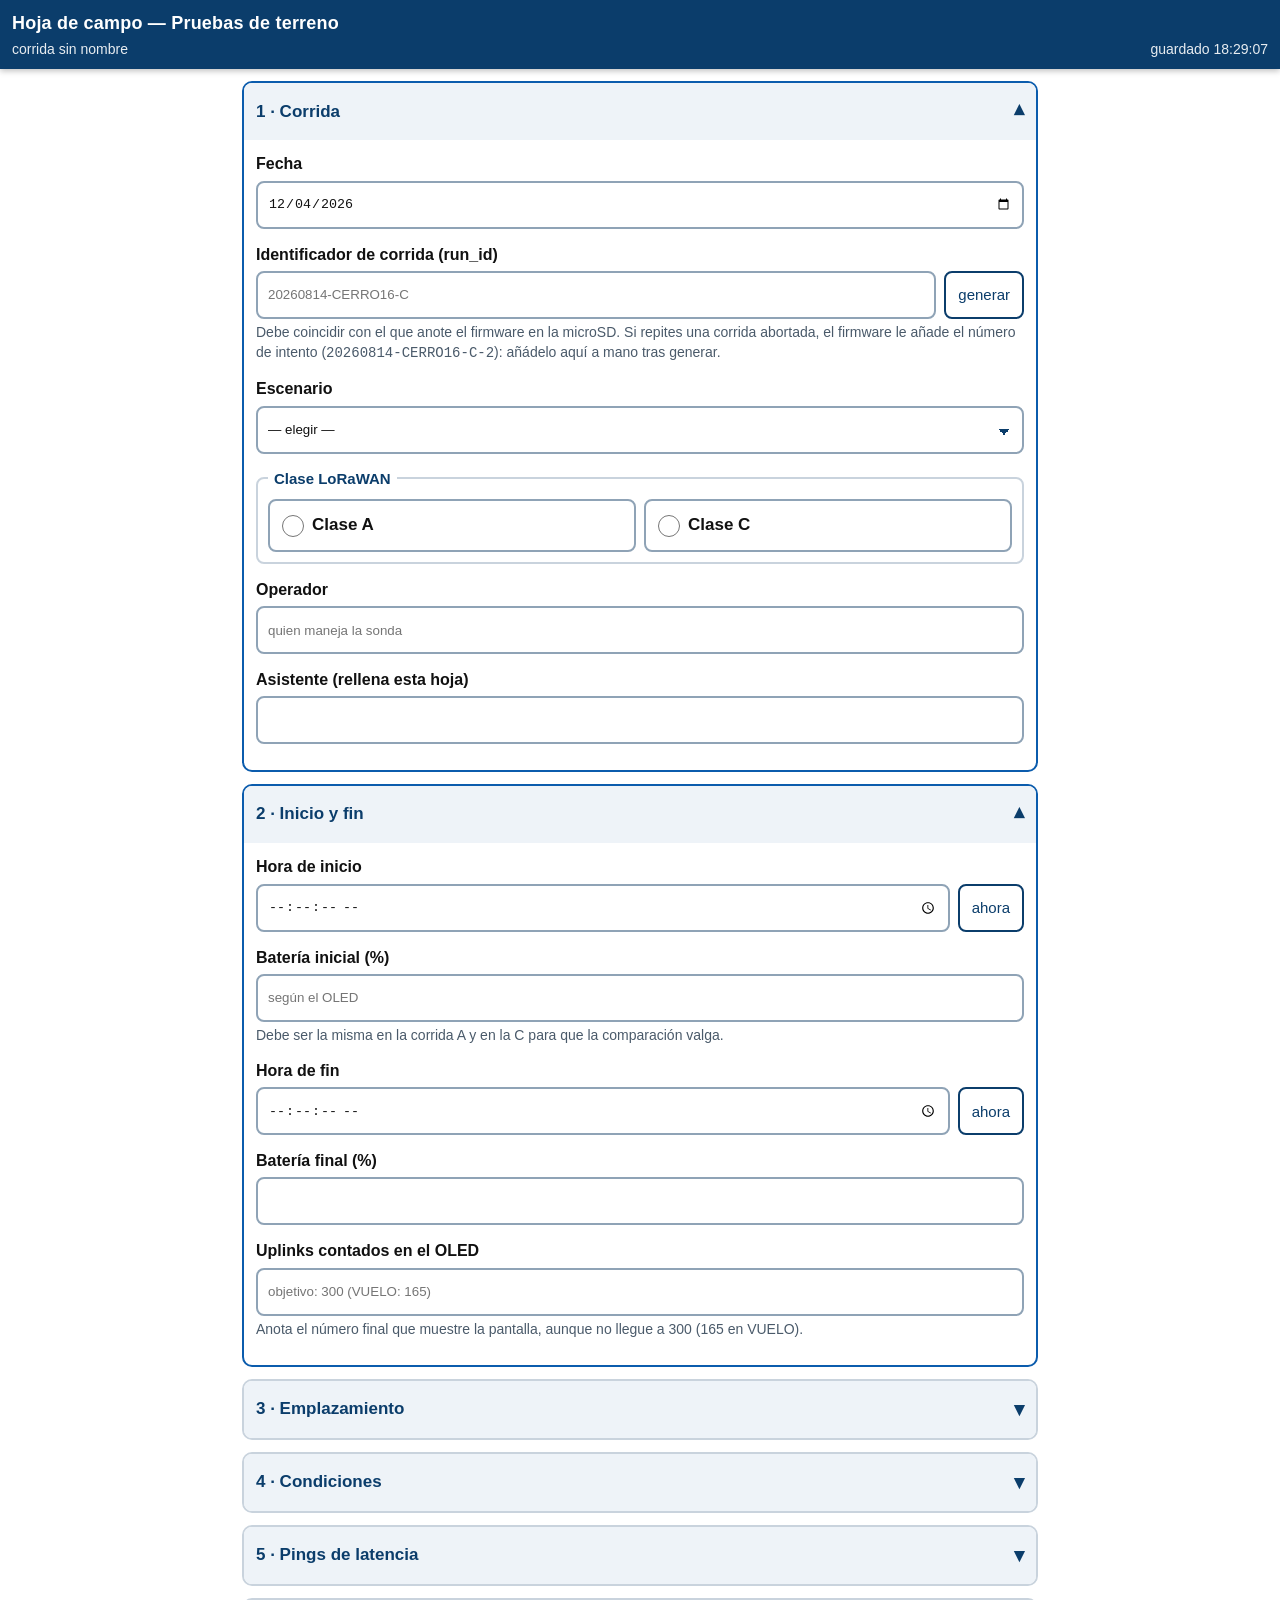
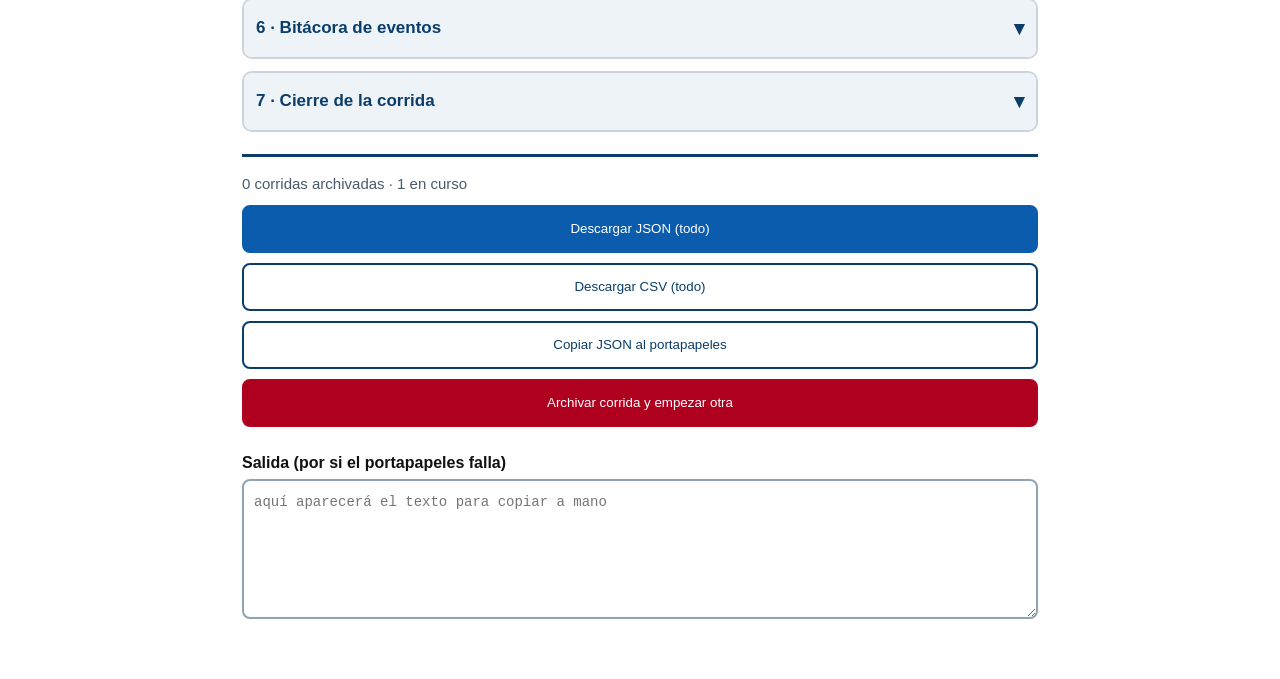
<file: campo/hoja-de-campo.html>
<!doctype html>
<html lang="es">
<head>
<meta charset="utf-8">
<meta name="viewport" content="width=device-width,initial-scale=1,viewport-fit=cover">
<meta name="color-scheme" content="light">
<title>Hoja de campo — Pruebas de terreno PICARO</title>
<style>
/* ---------------------------------------------------------------------------
   Tema CLARO de alto contraste a proposito: bajo sol directo una pantalla
   clara se lee mucho mejor que una oscura. Tipografia >=17px porque iOS
   hace zoom automatico en los campos con letra menor de 16px.
   Cero recursos externos: todo inline, funciona sin red.
--------------------------------------------------------------------------- */
*{box-sizing:border-box;-webkit-tap-highlight-color:rgba(0,0,0,.1)}
html{-webkit-text-size-adjust:100%}
body{
  margin:0;background:#fff;color:#111;
  font:17px/1.45 -apple-system,BlinkMacSystemFont,"Segoe UI",Roboto,"Helvetica Neue",Arial,sans-serif;
  overflow-x:hidden;
}
header{
  position:sticky;top:0;z-index:20;background:#0b3d6b;color:#fff;
  padding:10px 12px calc(10px + env(safe-area-inset-bottom,0px));
  padding-bottom:10px;
  box-shadow:0 2px 6px rgba(0,0,0,.25);
}
header h1{margin:0;font-size:18px;font-weight:700;letter-spacing:.2px}
header .sub{margin-top:3px;font-size:14px;opacity:.9;display:flex;justify-content:space-between;gap:8px}
#estado{font-variant-numeric:tabular-nums}
main{padding:12px 12px 40px;max-width:820px;margin:0 auto}

#aviso{display:none;margin:12px;padding:12px;border:3px solid #b00020;background:#ffe9ec;
       color:#7a0016;font-weight:700;border-radius:8px}
#aviso.on{display:block}

details{border:2px solid #c9d3dd;border-radius:10px;margin:0 0 12px;background:#fff;overflow:hidden}
details[open]{border-color:#0b5cad}
summary{
  cursor:pointer;list-style:none;padding:14px 12px;font-weight:700;font-size:17px;
  background:#eef3f8;color:#0b3d6b;min-height:48px;display:flex;align-items:center;gap:8px;
}
summary::-webkit-details-marker{display:none}
summary::after{content:"▾";margin-left:auto;font-size:20px;transition:transform .15s}
details[open] summary::after{transform:rotate(180deg)}
.cuerpo{padding:12px}

label{display:block;margin:0 0 14px}
label>span.tit{display:block;font-weight:600;margin-bottom:5px;font-size:16px}
.pista{font-weight:400;color:#4a5a6a;font-size:14px;display:block;margin-top:3px}

input,select,textarea{
  width:100%;font:17px/1.3 inherit;color:#111;background:#fff;
  padding:12px 10px;border:2px solid #8fa3b6;border-radius:8px;min-height:48px;
}
input:focus,select:focus,textarea:focus{outline:3px solid #0b5cad;outline-offset:1px;border-color:#0b5cad}
textarea{min-height:84px;resize:vertical}
select{appearance:none;background-image:linear-gradient(45deg,transparent 50%,#0b3d6b 50%),linear-gradient(135deg,#0b3d6b 50%,transparent 50%);
       background-position:calc(100% - 18px) 21px,calc(100% - 12px) 21px;background-size:6px 6px,6px 6px;background-repeat:no-repeat;padding-right:38px}

.fila{display:flex;gap:8px;align-items:stretch}
.fila>*{flex:1}
.fila>.btn{flex:0 0 auto}

.btn{
  display:inline-flex;align-items:center;justify-content:center;gap:6px;
  min-height:48px;padding:12px 16px;font:600 16px/1 inherit;
  background:#0b5cad;color:#fff;border:2px solid #0b5cad;border-radius:8px;cursor:pointer;
}
.btn:active{background:#08447f}
.btn.sec{background:#fff;color:#0b3d6b;border-color:#0b3d6b}
.btn.sec:active{background:#e6eef7}
.btn.peligro{background:#b00020;border-color:#b00020}
.btn.peligro:active{background:#8a0019}
.btn.pequeno{min-height:44px;padding:10px 12px;font-size:15px}
.btn.ancho{width:100%;margin-bottom:10px}

fieldset{border:2px solid #c9d3dd;border-radius:8px;padding:10px;margin:0 0 14px}
legend{font-weight:700;font-size:15px;padding:0 6px;color:#0b3d6b}
.radios{display:flex;gap:8px;flex-wrap:wrap}
.radios label{flex:1;min-width:120px;margin:0;display:flex;align-items:center;gap:8px;
              border:2px solid #8fa3b6;border-radius:8px;padding:12px;min-height:48px;font-weight:600}
.radios label:has(input:checked){border-color:#0b5cad;background:#e6eef7;color:#0b3d6b}
.radios input{width:22px;height:22px;min-height:0;flex:0 0 auto;margin:0}

.tarjeta{border:2px solid #c9d3dd;border-radius:8px;padding:10px;margin-bottom:10px;background:#fafcfe}
.tarjeta .cab{display:flex;align-items:center;gap:8px;margin-bottom:8px;font-weight:700;color:#0b3d6b}
.tarjeta .cab .n{background:#0b3d6b;color:#fff;border-radius:6px;padding:4px 9px;font-size:15px}
.tarjeta .cab .quitar{margin-left:auto}
.quitar{background:#fff;color:#b00020;border:2px solid #b00020;border-radius:8px;
        min-height:44px;min-width:44px;padding:8px 12px;font:600 15px/1 inherit;cursor:pointer}

.oculto{display:none !important}
.nota{background:#fff8e1;border:2px solid #e0b400;border-radius:8px;padding:10px;margin:0 0 14px;font-size:15px}
.exportzona{border-top:3px solid #0b3d6b;margin-top:22px;padding-top:16px}
#salida{width:100%;min-height:140px;font:14px/1.35 ui-monospace,Menlo,Consolas,monospace}
.conteo{font-size:15px;color:#4a5a6a;margin-bottom:10px}
@media (max-width:400px){ .fila{flex-wrap:wrap} .fila>.btn{width:100%} }
</style>
</head>
<body>

<header>
  <h1>Hoja de campo — Pruebas de terreno</h1>
  <div class="sub">
    <span id="corridaAct">corrida sin nombre</span>
    <span id="estado">—</span>
  </div>
</header>

<div id="aviso">
  <strong>Atención:</strong> este navegador no permite guardar datos localmente
  (¿modo privado o incógnito?). <u>Lo que escribas se perderá al cerrar.</u>
  Ábrelo en una ventana normal antes de empezar la corrida.
</div>

<main>

<!-- 1 ------------------------------------------------------------------ -->
<details open>
  <summary>1 · Corrida</summary>
  <div class="cuerpo">
    <label><span class="tit">Fecha</span>
      <input type="date" data-campo="fecha"></label>

    <label><span class="tit">Identificador de corrida (run_id)</span>
      <div class="fila">
        <input type="text" data-campo="run_id" placeholder="20260814-CERRO16-C" autocapitalize="characters">
        <button type="button" class="btn sec pequeno" id="genRun">generar</button>
      </div>
      <span class="pista">Debe coincidir con el que anote el firmware en la microSD.
        Si repites una corrida abortada, el firmware le añade el número de intento
        (<code>20260814-CERRO16-C-2</code>): añádelo aquí a mano tras generar.</span>
    </label>

    <label><span class="tit">Escenario</span>
      <select data-campo="escenario">
        <option value="">— elegir —</option>
        <option value="URBANO">URBANO — vehículo 30-40 km/h · SF9/DR1 · 8 s · ~40 min</option>
        <option value="TERRAZA">TERRAZA — piso 5 exterior · SF7/DR3 · 8 s · ~40 min</option>
        <option value="CERRO16">CERRO16 — 15,27 km LoS · SF10/DR0 · 8 s · ~40 min</option>
        <option value="VUELO">VUELO — punto fijo · SF10/DR0 · 3 paquetes/min · 55 min · solo Clase A</option>
      </select>
    </label>

    <fieldset><legend>Clase LoRaWAN</legend>
      <div class="radios">
        <label><input type="radio" name="clase" value="A" data-campo="clase"> Clase A</label>
        <label><input type="radio" name="clase" value="C" data-campo="clase"> Clase C</label>
      </div>
    </fieldset>

    <label><span class="tit">Operador</span>
      <input type="text" data-campo="operador" placeholder="quien maneja la sonda"></label>
    <label><span class="tit">Asistente (rellena esta hoja)</span>
      <input type="text" data-campo="asistente"></label>
  </div>
</details>

<!-- 2 ------------------------------------------------------------------ -->
<details open>
  <summary>2 · Inicio y fin</summary>
  <div class="cuerpo">
    <label><span class="tit">Hora de inicio</span>
      <div class="fila">
        <input type="time" step="1" data-campo="hora_inicio">
        <button type="button" class="btn sec pequeno" data-ahora="hora_inicio">ahora</button>
      </div></label>

    <label><span class="tit">Batería inicial (%)</span>
      <input type="number" inputmode="numeric" min="0" max="100" data-campo="bateria_inicial_pct" placeholder="según el OLED">
      <span class="pista">Debe ser la misma en la corrida A y en la C para que la comparación valga.</span>
    </label>

    <label><span class="tit">Hora de fin</span>
      <div class="fila">
        <input type="time" step="1" data-campo="hora_fin">
        <button type="button" class="btn sec pequeno" data-ahora="hora_fin">ahora</button>
      </div></label>

    <label><span class="tit">Batería final (%)</span>
      <input type="number" inputmode="numeric" min="0" max="100" data-campo="bateria_final_pct"></label>

    <label><span class="tit">Uplinks contados en el OLED</span>
      <input type="number" inputmode="numeric" min="0" data-campo="uplinks_oled" placeholder="objetivo: 300 (VUELO: 165)">
      <span class="pista">Anota el número final que muestre la pantalla, aunque no llegue a 300 (165 en VUELO).</span>
    </label>
  </div>
</details>

<!-- 3 ------------------------------------------------------------------ -->
<details>
  <summary>3 · Emplazamiento</summary>
  <div class="cuerpo">
    <button type="button" class="btn ancho" id="btnGps">Tomar coordenadas del teléfono</button>
    <div class="conteo" id="gpsMsg">El GPS funciona sin cobertura de datos. Si el botón falla, cópialas de la app de mapas.</div>

    <div class="fila">
      <label style="flex:1"><span class="tit">Latitud</span>
        <input type="text" inputmode="decimal" data-campo="lat" placeholder="21.874163"></label>
      <label style="flex:1"><span class="tit">Longitud</span>
        <input type="text" inputmode="decimal" data-campo="lon" placeholder="-102.424828"></label>
    </div>

    <label><span class="tit">Precisión del GPS (m)</span>
      <input type="text" data-campo="gps_precision_m" placeholder="lo rellena el botón"></label>

    <label><span class="tit">Altitud según el teléfono (m)</span>
      <input type="text" data-campo="altitud_m"></label>

    <label><span class="tit">Altura de la antena sobre el suelo (m)</span>
      <input type="number" inputmode="decimal" step="0.1" data-campo="altura_antena_m">
      <span class="pista">Del suelo a la antena, no la altitud sobre el nivel del mar.</span>
    </label>

    <label><span class="tit">Descripción del punto</span>
      <textarea data-campo="descripcion_punto" placeholder="p. ej. cima del cerro, sonda sobre trípode a 1,5 m, despejado hacia el NO"></textarea></label>

    <label><span class="tit">¿Línea de vista hacia el gateway?</span>
      <select data-campo="linea_vista">
        <option value="">— elegir —</option>
        <option value="si">Sí, despejada</option>
        <option value="parcial">Parcial (algo se interpone)</option>
        <option value="no">No, sin vista</option>
      </select></label>

    <label><span class="tit">Obstáculos visibles</span>
      <textarea data-campo="obstaculos" placeholder="árboles, edificios, loma… con dirección y distancia aproximada"></textarea></label>
  </div>
</details>

<!-- 4 ------------------------------------------------------------------ -->
<details>
  <summary>4 · Condiciones</summary>
  <div class="cuerpo">
    <label><span class="tit">Meteorología</span>
      <select data-campo="meteorologia">
        <option value="">— elegir —</option>
        <option>Despejado</option>
        <option>Parcialmente nublado</option>
        <option>Nublado</option>
        <option>Lluvia ligera</option>
        <option>Lluvia intensa</option>
      </select></label>

    <label><span class="tit">Temperatura aproximada (°C)</span>
      <input type="number" inputmode="decimal" data-campo="temperatura_c"></label>

    <label><span class="tit">Viento</span>
      <select data-campo="viento">
        <option value="">— elegir —</option>
        <option>Nulo</option><option>Suave</option><option>Moderado</option><option>Fuerte</option>
      </select></label>

    <div id="soloUrbano" class="oculto">
      <fieldset><legend>Solo escenario URBANO</legend>
        <label><span class="tit">Velocidad del vehículo (km/h)</span>
          <input type="number" inputmode="numeric" data-campo="velocidad_kmh" placeholder="30-40"></label>
        <label><span class="tit">Estado del vehículo</span>
          <select data-campo="estado_vehiculo">
            <option value="">— elegir —</option>
            <option>En marcha todo el tiempo</option>
            <option>Parado todo el tiempo</option>
            <option>Mixto (marcha y paradas)</option>
          </select>
          <span class="pista">Si fue mixto, apunta los tramos en la bitácora del apartado 6.</span>
        </label>
      </fieldset>
    </div>
  </div>
</details>

<!-- 5 ------------------------------------------------------------------ -->
<details>
  <summary>5 · Pings de latencia</summary>
  <div class="cuerpo">
    <div class="nota">
      Este registro es de <strong>respaldo</strong>. La medida fina de latencia sale
      del log de la microSD y del servidor; a mano solo se resuelven segundos, y la
      Clase C responde en milisegundos. Sirve para detectar pings que no llegaron.
    </div>
    <div class="conteo" id="conteoPings">0 pings anotados · objetivo 30</div>
    <div id="listaPings"></div>
    <button type="button" class="btn ancho" id="addPing">+ Añadir ping</button>
  </div>
</details>

<!-- 6 ------------------------------------------------------------------ -->
<details>
  <summary>6 · Bitácora de eventos</summary>
  <div class="cuerpo">
    <div class="nota">
      Todo lo que el firmware no puede ver: túneles, paradas, obstáculos, reinicios,
      cambios de posición. Sin esto, los huecos en los datos no se explican al volver.
    </div>
    <div class="conteo" id="conteoEventos">0 eventos</div>
    <div id="listaEventos"></div>
    <button type="button" class="btn ancho" id="addEvento">+ Añadir evento</button>
  </div>
</details>

<!-- 7 ------------------------------------------------------------------ -->
<details>
  <summary>7 · Cierre de la corrida</summary>
  <div class="cuerpo">
    <fieldset><legend>¿Se completó?</legend>
      <div class="radios">
        <label><input type="radio" name="estado_corrida" value="completa" data-campo="estado_corrida"> Completa</label>
        <label><input type="radio" name="estado_corrida" value="parcial" data-campo="estado_corrida"> Parcial</label>
      </div>
    </fieldset>

    <div id="motivoWrap" class="oculto">
      <label><span class="tit">Motivo de que quedara parcial</span>
        <textarea data-campo="motivo_parcial" placeholder="se agotó la batería, se perdió el join, hubo que abortar…"></textarea></label>
    </div>

    <label><span class="tit">Notas finales</span>
      <textarea data-campo="notas" placeholder="cualquier cosa que convenga recordar al analizar"></textarea></label>
  </div>
</details>

<!-- exportar ----------------------------------------------------------- -->
<div class="exportzona">
  <div class="conteo" id="conteoArchivo">0 corridas archivadas</div>

  <button type="button" class="btn ancho" id="descJson">Descargar JSON (todo)</button>
  <button type="button" class="btn ancho sec" id="descCsv">Descargar CSV (todo)</button>
  <button type="button" class="btn ancho sec" id="copiar">Copiar JSON al portapapeles</button>
  <button type="button" class="btn ancho peligro" id="nuevaCorrida">Archivar corrida y empezar otra</button>

  <label style="margin-top:14px"><span class="tit">Salida (por si el portapapeles falla)</span>
    <textarea id="salida" readonly placeholder="aquí aparecerá el texto para copiar a mano"></textarea></label>
</div>

</main>

<script>
"use strict";
/* ---------------------------------------------------------------------------
   Sin dependencias. Todo el estado vive en localStorage y se guarda en cada
   cambio, de modo que quedarse sin bateria o cerrar el navegador no borra nada.
--------------------------------------------------------------------------- */
var K_ACT = "picaro.campo.actual";
var K_ARC = "picaro.campo.archivadas";

var estado = { campos:{}, pings:[], eventos:[] };
var archivadas = [];
var hayLS = (function(){
  try { var k="__p"; localStorage.setItem(k,"1"); localStorage.removeItem(k); return true; }
  catch(e){ return false; }
})();

if (!hayLS) document.getElementById("aviso").classList.add("on");

/* --- utilidades --------------------------------------------------------- */
function dosD(n){ return (n<10?"0":"")+n; }
function horaAhora(){ var d=new Date(); return dosD(d.getHours())+":"+dosD(d.getMinutes())+":"+dosD(d.getSeconds()); }
function hoyISO(){ var d=new Date(); return d.getFullYear()+"-"+dosD(d.getMonth()+1)+"-"+dosD(d.getDate()); }
function $(s){ return document.querySelector(s); }
function $$(s){ return Array.prototype.slice.call(document.querySelectorAll(s)); }

function marcarGuardado(){
  var e=$("#estado");
  e.textContent = hayLS ? ("guardado "+horaAhora()) : "SIN GUARDAR";
}

function guardar(){
  if(!hayLS){ marcarGuardado(); return; }
  try{
    localStorage.setItem(K_ACT, JSON.stringify(estado));
    localStorage.setItem(K_ARC, JSON.stringify(archivadas));
    marcarGuardado();
  }catch(e){
    $("#estado").textContent="ERROR AL GUARDAR";
  }
}

function cargar(){
  if(!hayLS) return;
  try{
    var a=localStorage.getItem(K_ACT); if(a) estado=JSON.parse(a);
    var b=localStorage.getItem(K_ARC); if(b) archivadas=JSON.parse(b);
  }catch(e){ /* datos corruptos: se empieza limpio */ }
  if(!estado.campos)  estado.campos={};
  if(!estado.pings)   estado.pings=[];
  if(!estado.eventos) estado.eventos=[];
}

/* --- campos simples ----------------------------------------------------- */
function pintarCampos(){
  $$("[data-campo]").forEach(function(el){
    var k=el.getAttribute("data-campo");
    var v=estado.campos[k];
    if(v===undefined||v===null) return;
    if(el.type==="radio") el.checked=(el.value===v);
    else el.value=v;
  });
}

function leerCampo(el){
  var k=el.getAttribute("data-campo");
  if(el.type==="radio"){ if(el.checked) estado.campos[k]=el.value; }
  else estado.campos[k]=el.value;
}

document.addEventListener("input", function(ev){
  var el=ev.target;
  if(el.hasAttribute && el.hasAttribute("data-campo")){ leerCampo(el); refrescarCondicionales(); guardar(); }
  if(el.hasAttribute && el.hasAttribute("data-ping"))  { leerPing(el);  guardar(); }
  if(el.hasAttribute && el.hasAttribute("data-ev"))    { leerEvento(el);guardar(); }
});
document.addEventListener("change", function(ev){
  var el=ev.target;
  if(el.hasAttribute && el.hasAttribute("data-campo")){ leerCampo(el); refrescarCondicionales(); guardar(); }
});

/* --- secciones que aparecen segun el contexto --------------------------- */
function refrescarCondicionales(){
  var esc=estado.campos.escenario||"";
  $("#soloUrbano").classList.toggle("oculto", esc!=="URBANO");
  var parcial=(estado.campos.estado_corrida==="parcial");
  $("#motivoWrap").classList.toggle("oculto", !parcial);
  var rid=estado.campos.run_id||"corrida sin nombre";
  $("#corridaAct").textContent=rid;
}

/* --- botones "ahora" ---------------------------------------------------- */
document.addEventListener("click", function(ev){
  var b=ev.target.closest ? ev.target.closest("[data-ahora]") : null;
  if(!b) return;
  var k=b.getAttribute("data-ahora");
  var inp=document.querySelector('[data-campo="'+k+'"]');
  if(inp){ inp.value=horaAhora(); estado.campos[k]=inp.value; guardar(); }
});

/* --- run_id automatico -------------------------------------------------- */
$("#genRun").addEventListener("click", function(){
  var f=(estado.campos.fecha||hoyISO()).replace(/-/g,"");
  var e=estado.campos.escenario||"ESC";
  var c=estado.campos.clase||"X";
  var rid=f+"-"+e+"-"+c;
  estado.campos.run_id=rid;
  document.querySelector('[data-campo="run_id"]').value=rid;
  refrescarCondicionales(); guardar();
});

/* --- GPS del telefono (funciona sin datos moviles) ---------------------- */
$("#btnGps").addEventListener("click", function(){
  var msg=$("#gpsMsg");
  if(!navigator.geolocation){ msg.textContent="Este navegador no ofrece geolocalización. Escríbelas a mano."; return; }
  msg.textContent="Buscando satélites… puede tardar hasta un minuto a cielo abierto.";
  navigator.geolocation.getCurrentPosition(function(p){
    var c=p.coords;
    estado.campos.lat=c.latitude.toFixed(6);
    estado.campos.lon=c.longitude.toFixed(6);
    estado.campos.gps_precision_m=(c.accuracy!=null)?String(Math.round(c.accuracy)):"";
    estado.campos.altitud_m=(c.altitude!=null)?String(Math.round(c.altitude)):"";
    pintarCampos(); guardar();
    msg.textContent="Coordenadas tomadas ("+estado.campos.gps_precision_m+" m de precisión).";
  }, function(err){
    msg.textContent="No se pudo obtener la posición ("+err.message+"). Escríbelas a mano desde la app de mapas.";
  }, {enableHighAccuracy:true, timeout:60000, maximumAge:0});
});

/* --- pings -------------------------------------------------------------- */
function pintarPings(){
  var cont=$("#listaPings"); cont.innerHTML="";
  estado.pings.forEach(function(p,i){
    var d=document.createElement("div"); d.className="tarjeta";
    d.innerHTML =
      '<div class="cab"><span class="n">#'+(i+1)+'</span>'+
      '<button type="button" class="quitar" data-quitar-ping="'+i+'">quitar</button></div>'+
      '<label><span class="tit">Enviado</span><div class="fila">'+
        '<input type="time" step="1" data-ping="envio" data-i="'+i+'" value="'+(p.envio||"")+'">'+
        '<button type="button" class="btn sec pequeno" data-ping-ahora="envio" data-i="'+i+'">ahora</button>'+
      '</div></label>'+
      '<label><span class="tit">Respuesta vista (LED/OLED)</span><div class="fila">'+
        '<input type="time" step="1" data-ping="respuesta" data-i="'+i+'" value="'+(p.respuesta||"")+'">'+
        '<button type="button" class="btn sec pequeno" data-ping-ahora="respuesta" data-i="'+i+'">ahora</button>'+
      '</div></label>'+
      '<label><span class="tit">Observaciones</span>'+
        '<input type="text" data-ping="obs" data-i="'+i+'" value="'+(p.obs||"").replace(/"/g,"&quot;")+'" placeholder="sin respuesta, tardó, etc."></label>';
    cont.appendChild(d);
  });
  $("#conteoPings").textContent=estado.pings.length+" pings anotados · objetivo 30";
}
function leerPing(el){
  var i=+el.getAttribute("data-i"), k=el.getAttribute("data-ping");
  if(!estado.pings[i]) estado.pings[i]={};
  estado.pings[i][k]=el.value;
}
$("#addPing").addEventListener("click", function(){
  estado.pings.push({envio:horaAhora(),respuesta:"",obs:""});
  pintarPings(); guardar();
});
document.addEventListener("click", function(ev){
  var t=ev.target;
  var q=t.closest?t.closest("[data-quitar-ping]"):null;
  if(q){ estado.pings.splice(+q.getAttribute("data-quitar-ping"),1); pintarPings(); guardar(); return; }
  var a=t.closest?t.closest("[data-ping-ahora]"):null;
  if(a){
    var i=+a.getAttribute("data-i"), k=a.getAttribute("data-ping-ahora");
    if(!estado.pings[i]) estado.pings[i]={};
    estado.pings[i][k]=horaAhora(); pintarPings(); guardar();
  }
});

/* --- eventos ------------------------------------------------------------ */
function pintarEventos(){
  var cont=$("#listaEventos"); cont.innerHTML="";
  estado.eventos.forEach(function(e,i){
    var d=document.createElement("div"); d.className="tarjeta";
    d.innerHTML =
      '<div class="cab"><span class="n">'+(e.hora||"--:--:--")+'</span>'+
      '<button type="button" class="quitar" data-quitar-ev="'+i+'">quitar</button></div>'+
      '<label><span class="tit">Hora</span><div class="fila">'+
        '<input type="time" step="1" data-ev="hora" data-i="'+i+'" value="'+(e.hora||"")+'">'+
        '<button type="button" class="btn sec pequeno" data-ev-ahora="1" data-i="'+i+'">ahora</button>'+
      '</div></label>'+
      '<label><span class="tit">Qué pasó</span>'+
        '<textarea data-ev="texto" data-i="'+i+'" placeholder="entramos en túnel, se perdió el fix, reinicio manual…">'+
        (e.texto||"")+'</textarea></label>';
    cont.appendChild(d);
  });
  $("#conteoEventos").textContent=estado.eventos.length+" eventos";
}
function leerEvento(el){
  var i=+el.getAttribute("data-i"), k=el.getAttribute("data-ev");
  if(!estado.eventos[i]) estado.eventos[i]={};
  estado.eventos[i][k]=el.value;
}
$("#addEvento").addEventListener("click", function(){
  estado.eventos.push({hora:horaAhora(),texto:""});
  pintarEventos(); guardar();
});
document.addEventListener("click", function(ev){
  var t=ev.target;
  var q=t.closest?t.closest("[data-quitar-ev]"):null;
  if(q){ estado.eventos.splice(+q.getAttribute("data-quitar-ev"),1); pintarEventos(); guardar(); return; }
  var a=t.closest?t.closest("[data-ev-ahora]"):null;
  if(a){
    var i=+a.getAttribute("data-i");
    if(!estado.eventos[i]) estado.eventos[i]={};
    estado.eventos[i].hora=horaAhora(); pintarEventos(); guardar();
  }
});

/* --- exportacion -------------------------------------------------------- */
var CAMPOS = ["fecha","run_id","escenario","clase","operador","asistente",
  "hora_inicio","bateria_inicial_pct","hora_fin","bateria_final_pct","uplinks_oled",
  "lat","lon","gps_precision_m","altitud_m","altura_antena_m","descripcion_punto",
  "linea_vista","obstaculos","meteorologia","temperatura_c","viento",
  "velocidad_kmh","estado_vehiculo","estado_corrida","motivo_parcial","notas"];

function todas(){ return archivadas.concat([estado]); }

function esc(v){
  v=(v===undefined||v===null)?"":String(v);
  return /[",\n\r]/.test(v) ? '"'+v.replace(/"/g,'""')+'"' : v;
}

function generarCsv(){
  var L=[];
  L.push("BLOQUE,corridas");
  L.push(CAMPOS.join(","));
  todas().forEach(function(c){
    L.push(CAMPOS.map(function(k){ return esc((c.campos||{})[k]); }).join(","));
  });
  L.push("");
  L.push("BLOQUE,pings");
  L.push("run_id,n,hora_envio,hora_respuesta,observaciones");
  todas().forEach(function(c){
    var rid=(c.campos||{}).run_id||"";
    (c.pings||[]).forEach(function(p,i){
      L.push([esc(rid),i+1,esc(p.envio),esc(p.respuesta),esc(p.obs)].join(","));
    });
  });
  L.push("");
  L.push("BLOQUE,eventos");
  L.push("run_id,hora,texto");
  todas().forEach(function(c){
    var rid=(c.campos||{}).run_id||"";
    (c.eventos||[]).forEach(function(e){
      L.push([esc(rid),esc(e.hora),esc(e.texto)].join(","));
    });
  });
  return L.join("\r\n");
}

function generarJson(){
  return JSON.stringify({
    exportado: new Date().toISOString(),
    proyecto: "pruebas_terreno PICARO",
    corridas: todas()
  }, null, 2);
}

function descargar(txt, nombre, tipo){
  try{
    var b=new Blob([txt],{type:tipo+";charset=utf-8"});
    var u=URL.createObjectURL(b);
    var a=document.createElement("a");
    a.href=u; a.download=nombre;
    document.body.appendChild(a); a.click();
    setTimeout(function(){ document.body.removeChild(a); URL.revokeObjectURL(u); },400);
  }catch(e){
    $("#salida").value=txt;
    alert("La descarga no funcionó en este navegador. El texto está abajo, en el cuadro 'Salida', para copiarlo a mano.");
  }
}

function sello(){
  var rid=(estado.campos.run_id||"corrida").replace(/[^A-Za-z0-9_-]/g,"_");
  return rid;
}

$("#descJson").addEventListener("click", function(){
  descargar(generarJson(), "campo-"+sello()+".json", "application/json");
});
$("#descCsv").addEventListener("click", function(){
  descargar(generarCsv(), "campo-"+sello()+".csv", "text/csv");
});
$("#copiar").addEventListener("click", function(){
  var txt=generarJson();
  $("#salida").value=txt;
  if(navigator.clipboard && navigator.clipboard.writeText){
    navigator.clipboard.writeText(txt).then(function(){
      alert("JSON copiado al portapapeles.");
    }).catch(function(){
      $("#salida").select(); alert("No se pudo copiar solo. Está seleccionado abajo: cópialo a mano.");
    });
  } else {
    $("#salida").select(); alert("Este navegador no permite copiar solo. Está seleccionado abajo: cópialo a mano.");
  }
});

$("#nuevaCorrida").addEventListener("click", function(){
  var rid=estado.campos.run_id||"(sin nombre)";
  if(!confirm("Se archivará la corrida «"+rid+"» y el formulario quedará en blanco.\n\nLo archivado NO se borra y sigue saliendo en las exportaciones.\n\n¿Continuar?")) return;
  archivadas.push(estado);
  estado={ campos:{ fecha: hoyISO() }, pings:[], eventos:[] };
  pintarTodo(); guardar();
  window.scrollTo(0,0);
});

function refrescarConteoArchivo(){
  $("#conteoArchivo").textContent = archivadas.length+" corridas archivadas · 1 en curso";
}

/* --- arranque ----------------------------------------------------------- */
function pintarTodo(){
  pintarCampos(); pintarPings(); pintarEventos();
  refrescarCondicionales(); refrescarConteoArchivo();
}

cargar();
if(!estado.campos.fecha) estado.campos.fecha=hoyISO();
pintarTodo();
marcarGuardado();
</script>
</body>
</html>
</file>
